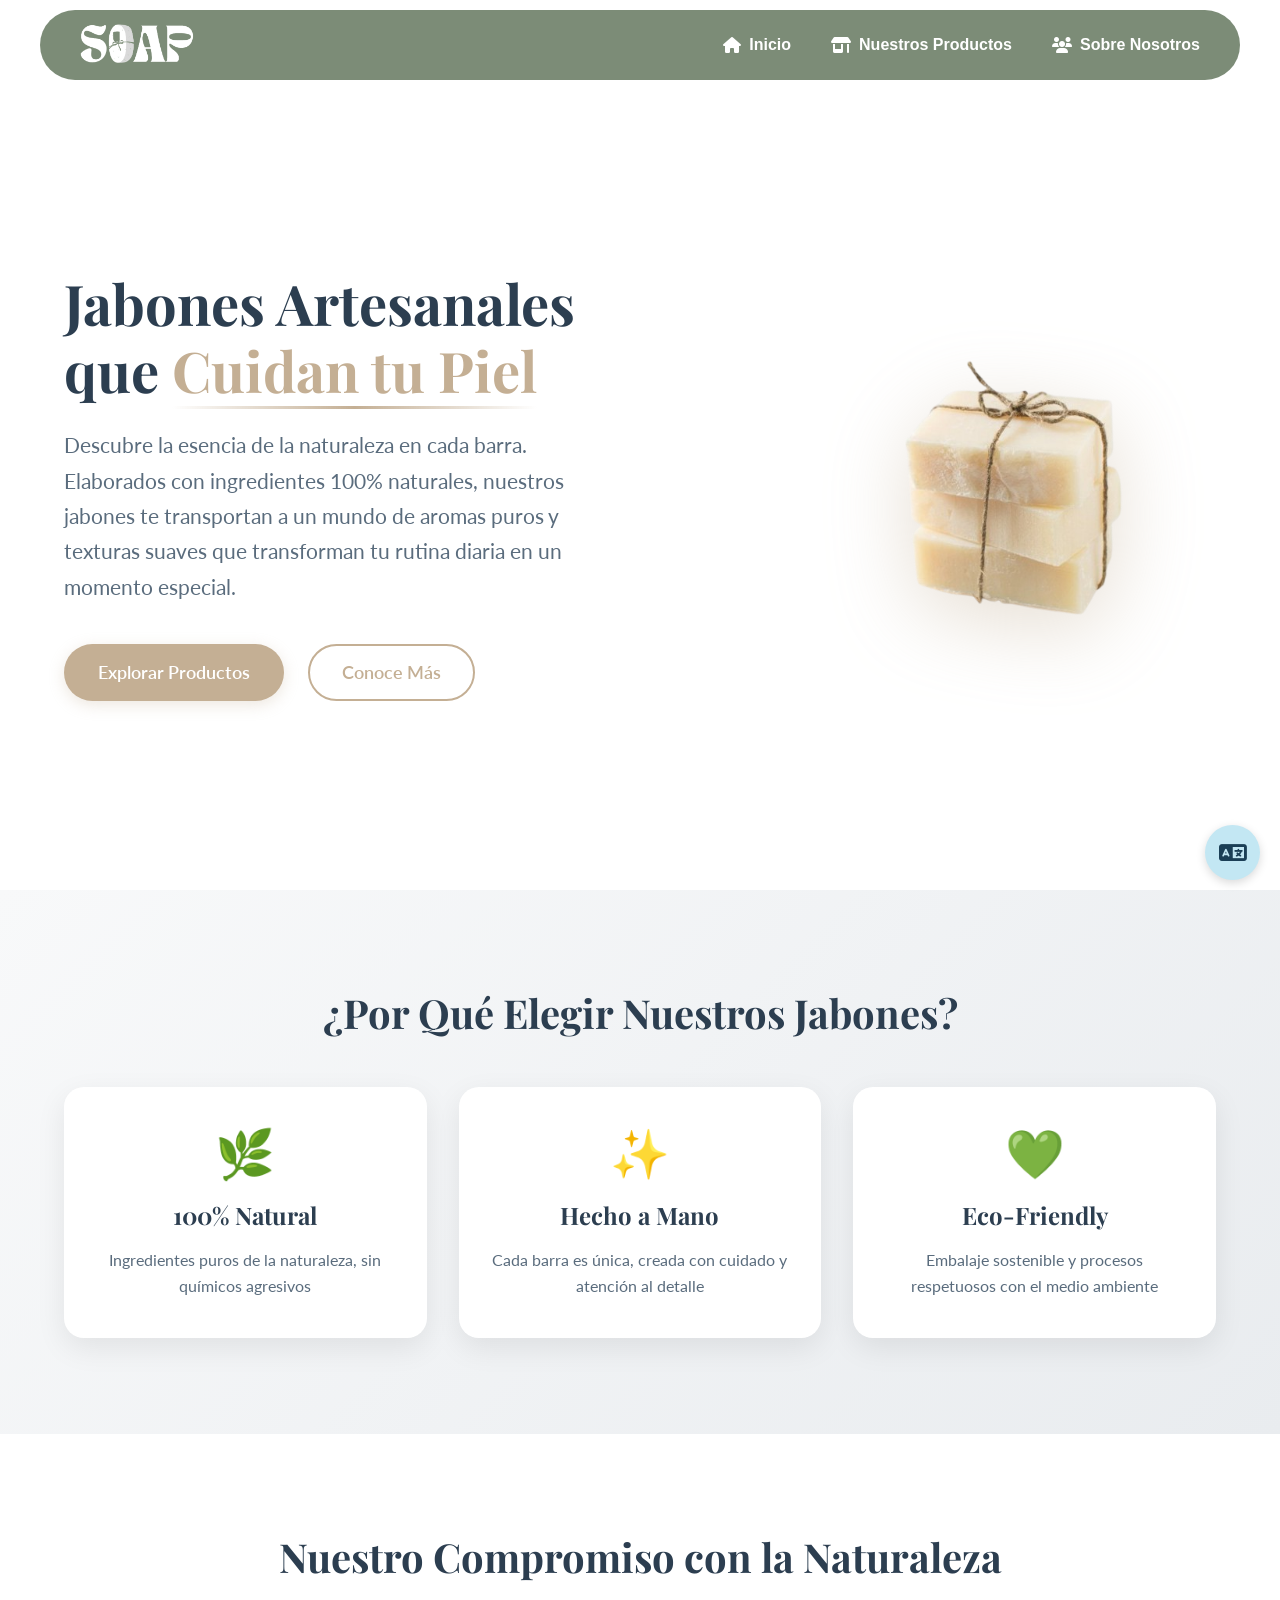
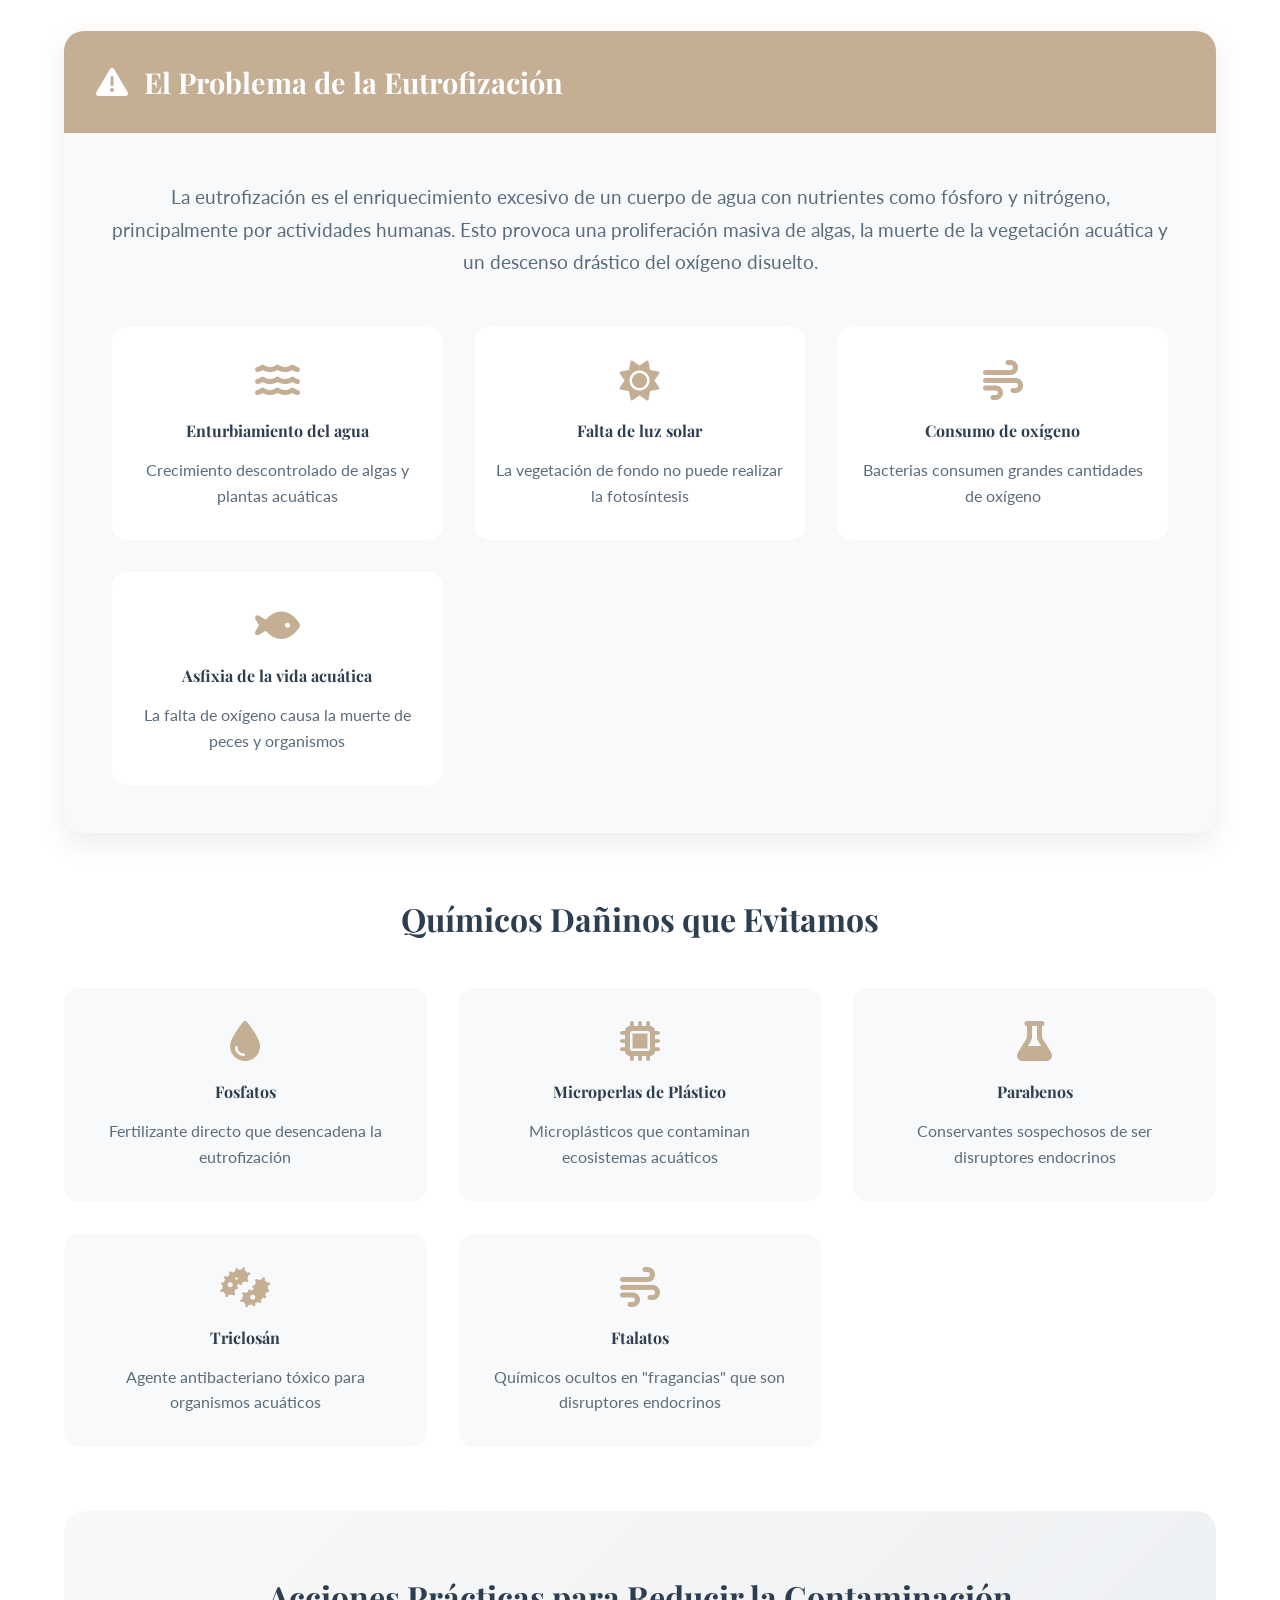
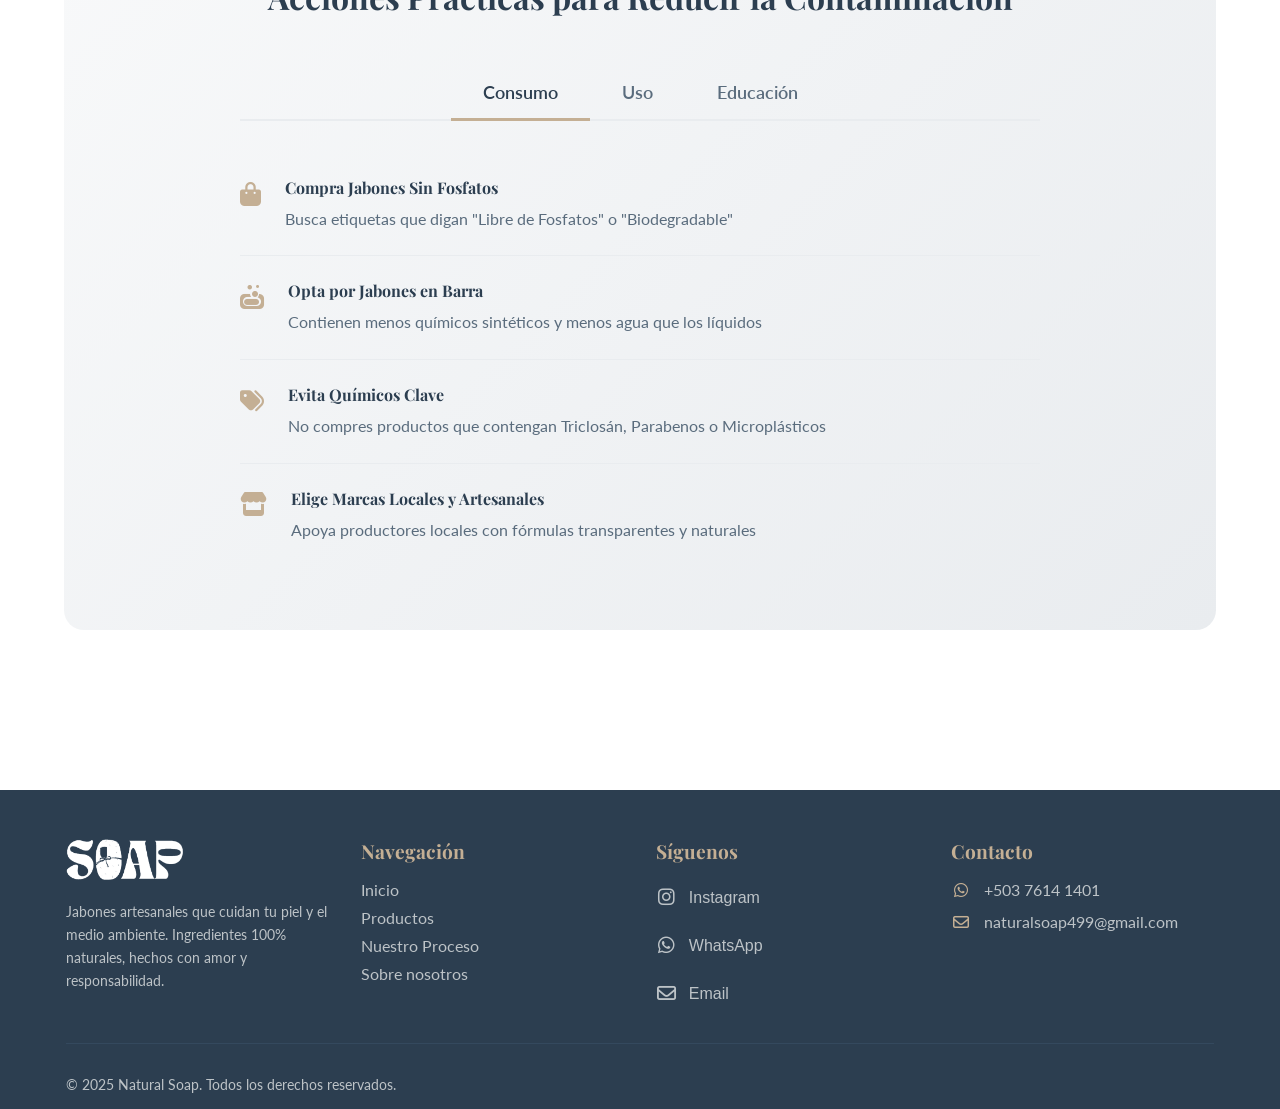
<file: index.html>
<!DOCTYPE html>
<html lang="es">
<head>
  <meta charset="UTF-8">
  <meta name="viewport" content="width=device-width, initial-scale=1.0">
  <title>Natural Soap - Inicio</title>
    <!-- Google Fonts -->
  <link rel="preconnect" href="https://fonts.googleapis.com">
  <link rel="preconnect" href="https://fonts.gstatic.com" crossorigin>
  <link href="https://fonts.googleapis.com/css2?family=Lato:ital,wght@0,400;0,700;1,400&family=Playfair+Display:wght@700&display=swap" rel="stylesheet">
  <!-- Styles -->
  <link rel="stylesheet" href="assets/css/global.css">
  <link rel="stylesheet" href="https://cdnjs.cloudflare.com/ajax/libs/font-awesome/6.5.0/css/all.min.css">
  <link rel="stylesheet" href="assets/css/pages/index.css">
  <!-- Favicon -->
  <link rel="icon" href="img-sources/Soap-logo.png">
</head>
<body>
  <header id="main-header">
    <div class="logo">
      <img src="img-sources/soap_fixed_transparent@2x.png" alt="Logo Soap">
    </div>

    <!-- Botón menú hamburguesa redondo - AHORA AL FINAL -->
    <div class="menu-toggle">
      <i class="fa-solid fa-bars"></i>
    </div>

    <nav>
      <ul>
        <li><a href="index.html"><i class="fa-solid fa-house"></i> <span data-translate="header_home">Inicio</span></a></li>
        <li><a href="productos.html"><i class="fa-solid fa-shop"></i> <span data-translate="header_products">Nuestros Productos</span></a></li>
        <li><a href="sobre-nosotros.html"><i class="fa-solid fa-users"></i> <span data-translate="header_about">Sobre Nosotros</span></a></li>
      </ul>
    </nav>
  </header>

  <!-- Burbuja de idioma -->
<div id="lang-bubble" class="lang-bubble">
  <i class="fa-solid fa-language"></i>
  <div class="lang-options">
    <button data-lang="es">🇪🇸 Español</button>
    <button data-lang="en">🇬🇧 English</button>
    <button id="secret-page">🌱 Aprender</button>
  </div>
</div>
<main>

<main class="homepage">
  <section class="hero-section">
    <div class="hero-content">
      <h1 class="hero-title" data-translate="hero_title">Jabones Artesanales que <span class="highlight">Cuidan tu Piel</span></h1>
      <p class="hero-description" data-translate="hero_description">Descubre la esencia de la naturaleza en cada barra. Elaborados con ingredientes 100% naturales, nuestros jabones te transportan a un mundo de aromas puros y texturas suaves que transforman tu rutina diaria en un momento especial.</p>
      <div class="hero-buttons">
        <a href="productos.html" class="btn primary" data-translate="hero_button_primary">Explorar Productos</a>
        <a href="#beneficios" class="btn secondary" data-translate="hero_button_secondary">Conoce Más</a>
      </div>
    </div>
    <div class="hero-image">
      <img src="img-sources/jabon-arroz.png" alt="Jabón artesanal con forma de flor" class="soap-image">
      <div class="glow-effect"></div>
    </div>
  </section>

  <section id="beneficios" class="benefits-section">
    <div class="container">
      <h2 data-translate="benefits_title">¿Por Qué Elegir Nuestros Jabones?</h2>
      <div class="benefits-grid">
        <div class="benefit-card">
          <div class="benefit-icon">🌿</div>
          <h3 data-translate="benefit_natural_title">100% Natural</h3>
          <p data-translate="benefit_natural_description">Ingredientes puros de la naturaleza, sin químicos agresivos</p>
        </div>
        <div class="benefit-card">
          <div class="benefit-icon">✨</div>
          <h3 data-translate="benefit_handmade_title">Hecho a Mano</h3>
          <p data-translate="benefit_handmade_description">Cada barra es única, creada con cuidado y atención al detalle</p>
        </div>
        <div class="benefit-card">
          <div class="benefit-icon">💚</div>
          <h3 data-translate="benefit_eco_title">Eco-Friendly</h3>
          <p data-translate="benefit_eco_description">Embalaje sostenible y procesos respetuosos con el medio ambiente</p>
        </div>
      </div>
    </div>
  </section>
</main>

<!-- Sección de Proceso y Sustentabilidad -->
<section id="proceso" class="process-section">
  <div class="container">
    <h2 class="section-title" data-translate="process_title">Nuestro Compromiso con la Naturaleza</h2>
    
    <!-- Proceso de Eutrofización -->
    <div class="process-card">
      <div class="process-header">
        <i class="fas fa-exclamation-triangle"></i>
        <h3 data-translate="eutrophication_title">El Problema de la Eutrofización</h3>
      </div>
      <div class="process-content">
        <p class="process-description" data-translate="eutrophication_description">
          La eutrofización es el enriquecimiento excesivo de un cuerpo de agua con nutrientes como fósforo y nitrógeno, principalmente por actividades humanas. Esto provoca una proliferación masiva de algas, la muerte de la vegetación acuática y un descenso drástico del oxígeno disuelto.
        </p>
        
        <div class="process-steps">
          <div class="step">
            <div class="step-icon"><i class="fas fa-water"></i></div>
            <h4 data-translate="step_water_title">Enturbiamiento del agua</h4>
            <p data-translate="step_water_description">Crecimiento descontrolado de algas y plantas acuáticas</p>
          </div>
          
          <div class="step">
            <div class="step-icon"><i class="fas fa-sun"></i></div>
            <h4 data-translate="step_sunlight_title">Falta de luz solar</h4>
            <p data-translate="step_sunlight_description">La vegetación de fondo no puede realizar la fotosíntesis</p>
          </div>
          
          <div class="step">
            <div class="step-icon"><i class="fas fa-wind"></i></div>
            <h4 data-translate="step_oxygen_title">Consumo de oxígeno</h4>
            <p data-translate="step_oxygen_description">Bacterias consumen grandes cantidades de oxígeno</p>
          </div>
          
          <div class="step">
            <div class="step-icon"><i class="fas fa-fish"></i></div>
            <h4 data-translate="step_suffocation_title">Asfixia de la vida acuática</h4>
            <p data-translate="step_suffocation_description">La falta de oxígeno causa la muerte de peces y organismos</p>
          </div>
        </div>
      </div>
    </div>
    
    <!-- Químicos Dañinos -->
    <div class="chemicals-section">
      <h3 class="chemicals-title" data-translate="chemicals_title">Químicos Dañinos que Evitamos</h3>
      
      <div class="chemicals-grid">
        <div class="chemical-card">
          <div class="chemical-icon"><i class="fas fa-tint"></i></div>
          <h4 data-translate="chemical_phosphates_title">Fosfatos</h4>
          <p data-translate="chemical_phosphates_description">Fertilizante directo que desencadena la eutrofización</p>
        </div>
        
        <div class="chemical-card">
          <div class="chemical-icon"><i class="fas fa-microchip"></i></div>
          <h4 data-translate="chemical_microplastics_title">Microperlas de Plástico</h4>
          <p data-translate="chemical_microplastics_description">Microplásticos que contaminan ecosistemas acuáticos</p>
        </div>
        
        <div class="chemical-card">
          <div class="chemical-icon"><i class="fas fa-flask"></i></div>
          <h4 data-translate="chemical_parabens_title">Parabenos</h4>
          <p data-translate="chemical_parabens_description">Conservantes sospechosos de ser disruptores endocrinos</p>
        </div>
        
        <div class="chemical-card">
          <div class="chemical-icon"><i class="fas fa-bacteria"></i></div>
          <h4 data-translate="chemical_triclosan_title">Triclosán</h4>
          <p data-translate="chemical_triclosan_description">Agente antibacteriano tóxico para organismos acuáticos</p>
        </div>
        
        <div class="chemical-card">
          <div class="chemical-icon"><i class="fas fa-wind"></i></div>
          <h4 data-translate="chemical_phthalates_title">Ftalatos</h4>
          <p data-translate="chemical_phthalates_description">Químicos ocultos en "fragancias" que son disruptores endocrinos</p>
        </div>
        
        <div class="chemical-card">
          <div class="chemical-icon"><i class="fas fa-allergies"></i></div>
          <h4 data-translate="chemical_sls_title">Lauril Sulfato de Sodio (SLS)</h4>
          <p data-translate="chemical_sls_description">Surfactante que produce espuma pero es fuerte irritante</p>
        </div>
      </div>
    </div>
    
    <!-- Acciones Prácticas -->
    <div class="actions-section">
      <h3 class="actions-title" data-translate="actions_title">Acciones Prácticas para Reducir la Contaminación</h3>
      
      <div class="actions-tabs">
        <div class="tab-buttons">
          <button class="tab-btn active" data-tab="consumo" data-translate="tab_consumption">Consumo</button>
          <button class="tab-btn" data-tab="uso" data-translate="tab_usage">Uso</button>
          <button class="tab-btn" data-tab="educacion" data-translate="tab_education">Educación</button>
        </div>
        
        <div class="tab-content">
          <div class="tab-panel active" id="consumo">
            <div class="action-item">
              <i class="fas fa-shopping-bag"></i>
              <div>
                <h4 data-translate="action_phosphate_free_title">Compra Jabones Sin Fosfatos</h4>
                <p data-translate="action_phosphate_free_description">Busca etiquetas que digan "Libre de Fosfatos" o "Biodegradable"</p>
              </div>
            </div>
            
            <div class="action-item">
              <i class="fas fa-soap"></i>
              <div>
                <h4 data-translate="action_bar_soap_title">Opta por Jabones en Barra</h4>
                <p data-translate="action_bar_soap_description">Contienen menos químicos sintéticos y menos agua que los líquidos</p>
              </div>
            </div>
            
            <div class="action-item">
              <i class="fas fa-tags"></i>
              <div>
                <h4 data-translate="action_avoid_chemicals_title">Evita Químicos Clave</h4>
                <p data-translate="action_avoid_chemicals_description">No compres productos que contengan Triclosán, Parabenos o Microplásticos</p>
              </div>
            </div>
            
            <div class="action-item">
              <i class="fas fa-store"></i>
              <div>
                <h4 data-translate="action_local_brands_title">Elige Marcas Locales y Artesanales</h4>
                <p data-translate="action_local_brands_description">Apoya productores locales con fórmulas transparentes y naturales</p>
              </div>
            </div>
          </div>
          
          <div class="tab-panel" id="uso">
            <div class="action-item">
              <i class="fas fa-hand-holding-water"></i>
              <div>
                <h4 data-translate="action_minimal_use_title">Usa Solo lo Necesario</h4>
                <p data-translate="action_minimal_use_description">Reduce la cantidad de jabón al mínimo necesario para limpiar</p>
              </div>
            </div>
            
            <div class="action-item">
              <i class="fas fa-recycle"></i>
              <div>
                <h4 data-translate="action_multipurpose_title">Productos Multiusos</h4>
                <p data-translate="action_multipurpose_description">Usa el mismo jabón natural para cuerpo y manos</p>
              </div>
            </div>
            
            <div class="action-item">
              <i class="fas fa-tree"></i>
              <div>
                <h4 data-translate="action_avoid_natural_water_title">Evita Usar Jabón en Cuerpos de Agua Naturales</h4>
                <p data-translate="action_avoid_natural_water_description">Nunca laves directamente en ríos o lagos cuando estés al aire libre</p>
              </div>
            </div>
          </div>
          
          <div class="tab-panel" id="educacion">
            <div class="action-item">
              <i class="fas fa-qrcode"></i>
              <div>
                <h4 data-translate="action_qr_code_title">Comparte el Código QR</h4>
                <p data-translate="action_qr_code_description">Educa a otros sobre la eutrofización y la importancia de cambiar de jabón</p>
              </div>
            </div>
            
            <div class="action-item">
              <i class="fas fa-search"></i>
              <div>
                <h4 data-translate="action_check_labels_title">Revisa las Etiquetas de Otros Productos</h4>
                <p data-translate="action_check_labels_description">Aplica lo aprendido sobre fosfatos y parabenos a detergentes y productos de limpieza</p>
              </div>
            </div>
            
            <div class="action-item">
              <i class="fas fa-comments"></i>
              <div>
                <h4 data-translate="action_request_eco_title">Solicita Opciones Ecológicas</h4>
                <p data-translate="action_request_eco_description">Pide a supermercados y tiendas que aumenten su inventario de productos libres de fosfatos</p>
              </div>
            </div>
          </div>
        </div>
      </div>
    </div>
  </div>
</section>


<footer class="main-footer">
  <div class="container">
    <div class="footer-content">
      <!-- Columna 1: Logo y descripción -->
      <div class="footer-column">
        <img src="img-sources/soap_fixed_transparent@2x.png" alt="Natural Soap" class="footer-logo">
        <p class="footer-description" data-translate="footer_description">
          Jabones artesanales que cuidan tu piel y el medio ambiente. 
          Ingredientes 100% naturales, hechos con amor y responsabilidad.
        </p>
      </div>

      <!-- Columna 2: Enlaces rápidos -->
      <div class="footer-column">
        <h4 data-translate="footer_navigation">Navegación</h4>
        <ul class="footer-links">
          <li><a href="index.html" data-translate="footer_links_home">Inicio</a></li>
          <li><a href="productos.html" data-translate="footer_links_products">Productos</a></li>
          <li><a href="index.html#proceso" data-translate="footer_links_process">Nuestro Proceso</a></li>
          <li><a href="sobre-nosotros.html" data-translate="footer_links_about">Sobre nosotros</a></li>
        </ul>
      </div>

      <!-- Columna 3: Redes sociales -->
      <div class="footer-column">
        <h4 data-translate="footer_follow">Síguenos</h4>
        <div class="social-links">
          <a href="https://www.instagram.com/natura_soap_2025/" target="_blank" class="social-link">
            <i class="fab fa-instagram"></i>
            <span data-translate="footer_instagram">Instagram</span>
          </a>
          <a href="https://wa.me/50376141401" target="_blank" class="social-link">
            <i class="fab fa-whatsapp"></i>
            <span data-translate="footer_whatsapp">WhatsApp</span>
          </a>
          <a href="mailto:naturalsoap499@gmail.com" class="social-link">
            <i class="far fa-envelope"></i>
            <span data-translate="footer_email">Email</span>
          </a>
        </div>
      </div>

      <!-- Columna 4: Contacto -->
      <div class="footer-column">
        <h4 data-translate="footer_contact">Contacto</h4>
        <div class="contact-info">
          <p><i class="fab fa-whatsapp"></i> <span data-translate="footer_phone">+503 7614 1401</span></p>
          <p><i class="far fa-envelope"></i> naturalsoap499@gmail.com</p>
        </div>
      </div>
    </div>

    <!-- Línea divisoria -->
    <div class="footer-divider"></div>

    <!-- Créditos discretos -->
    <div class="footer-bottom">
      <div class="copyright">
        <p data-translate="footer_copyright">&copy; 2025 Natural Soap. Todos los derechos reservados.</p>
      </div>
    </div>
  </div>
</footer>

</main>
  <script src="assets/js/translations.js"></script>
  <script src="assets/js/global.js"></script>
  <script src="assets/js/pages/index.js"></script>
</body>

</html>
</file>
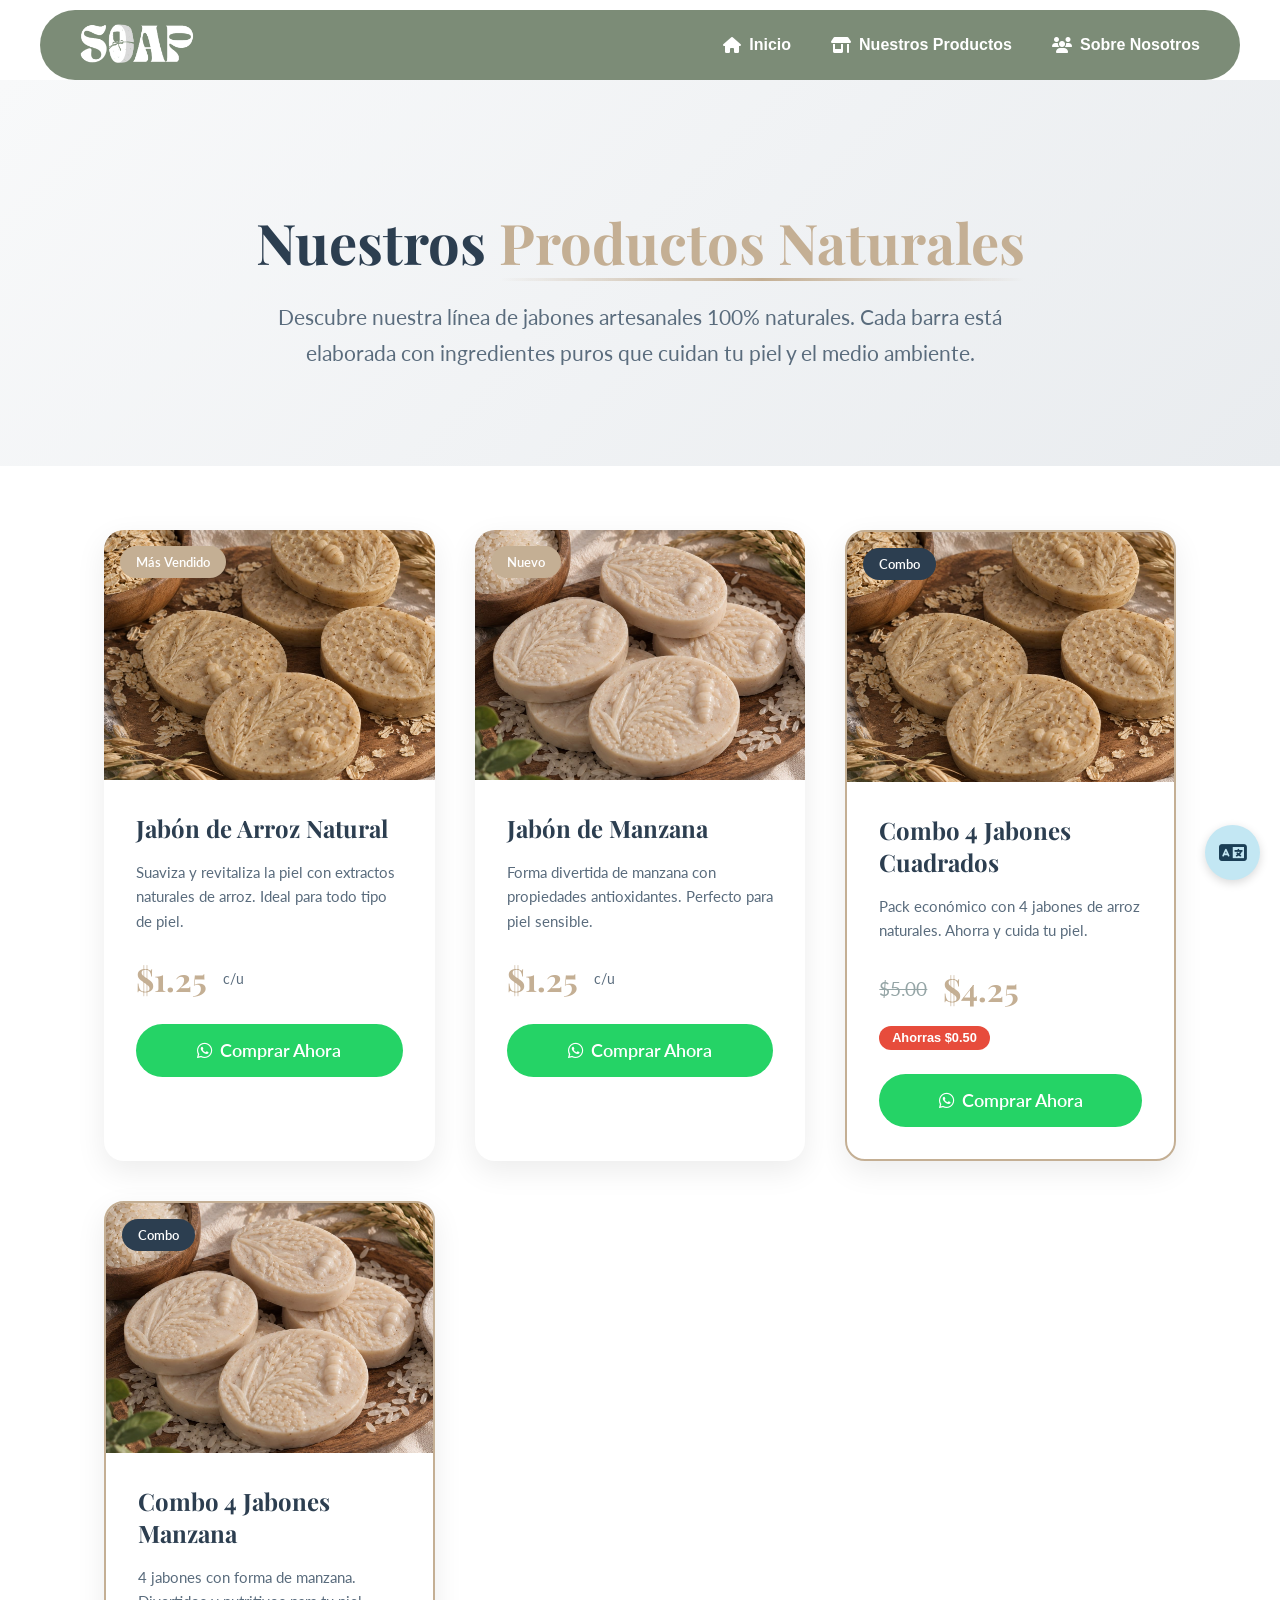
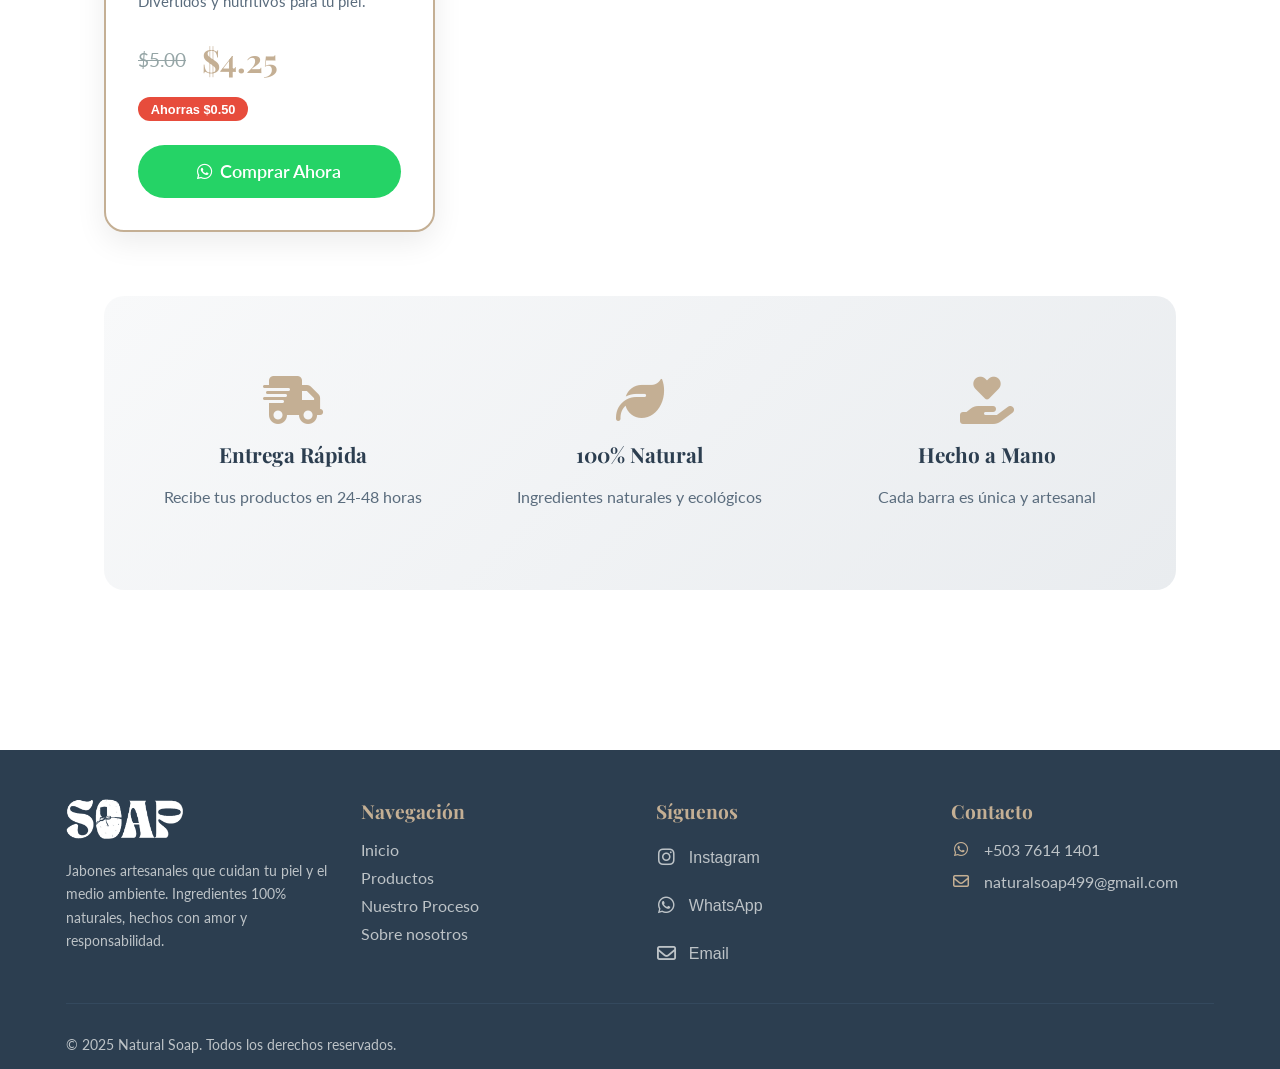
<file: productos.html>
<!DOCTYPE html>
<html lang="es">
<head>
  <meta charset="UTF-8">
  <meta name="viewport" content="width=device-width, initial-scale=1.0">
  <title>Natural Soap - Productos</title>
    <!-- Google Fonts -->
  <link rel="preconnect" href="https://fonts.googleapis.com">
  <link rel="preconnect" href="https://fonts.gstatic.com" crossorigin>
  <link href="https://fonts.googleapis.com/css2?family=Lato:ital,wght@0,400;0,700;1,400&family=Playfair+Display:wght@700&display=swap" rel="stylesheet">
  <!-- Styles -->
  <link rel="stylesheet" href="assets/css/global.css">
  <link rel="stylesheet" href="https://cdnjs.cloudflare.com/ajax/libs/font-awesome/6.5.0/css/all.min.css">
  <link rel="stylesheet" href="assets/css/pages/productos.css">
  <!-- Favicon -->
  <link rel="icon" href="img-sources/Soap-logo.png">
</head>
<body>
  <header id="main-header">
    <div class="logo">
      <img src="img-sources/soap_fixed_transparent@2x.png" alt="Logo Soap">
    </div>

    <!-- Botón menú hamburguesa redondo - AHORA AL FINAL -->
    <div class="menu-toggle">
      <i class="fa-solid fa-bars"></i>
    </div>

    <nav>
      <ul>
        <li><a href="index.html"><i class="fa-solid fa-house"></i> <span data-translate="header_home">Inicio</span></a></li>
        <li><a href="productos.html"><i class="fa-solid fa-shop"></i> <span data-translate="header_products">Nuestros Productos</span></a></li>
        <li><a href="sobre-nosotros.html"><i class="fa-solid fa-users"></i> <span data-translate="header_about">Sobre Nosotros</span></a></li>
      </ul>
    </nav>
  </header>

  <!-- Burbuja de idioma -->
<div id="lang-bubble" class="lang-bubble">
  <i class="fa-solid fa-language"></i>
  <div class="lang-options">
    <button data-lang="es">🇪🇸 Español</button>
    <button data-lang="en">🇬🇧 English</button>
    <button id="secret-page">🌱 Aprender</button>
  </div>
</div>
<main>


<!-- Hero Section -->
<section class="products-hero">
  <div class="container">
    <div class="hero-content">
      <h1 class="hero-title" data-translate="products_hero_title">Nuestros <span class="highlight">Productos Naturales</span></h1>
      <p class="hero-description" data-translate="products_hero_description">
        Descubre nuestra línea de jabones artesanales 100% naturales. 
        Cada barra está elaborada con ingredientes puros que cuidan tu piel y el medio ambiente.
      </p>
    </div>
  </div>
</section>

<!-- Products Section -->
<section class="products-section">
  <div class="container">
    <div class="products-grid">
      <!-- Jabón de Arroz Individual -->
      <div class="product-card">
        <div class="product-image">
          <img src="img-sources/soapimage1.jpg" alt="Jabón de Arroz" class="product-img">
          <div class="product-badge">Más Vendido</div>
        </div>
        <div class="product-info">
          <h3 class="product-name" data-translate="product_rice_title">Jabón de Arroz Natural</h3>
          <p class="product-description" data-translate="product_rice_description">
            Suaviza y revitaliza la piel con extractos naturales de arroz. Ideal para todo tipo de piel.
          </p>
          <div class="product-price">
            <span class="price">$1.25</span>
            <span class="unit" data-translate="product_unit">c/u</span>
          </div>
          <button class="btn primary buy-btn" data-product="Jabón de Arroz Individual - $1.25">
            <i class="fab fa-whatsapp"></i>
            <span data-translate="product_buy_button">Comprar Ahora</span>
          </button>
        </div>
      </div>

      <!-- Jabón de Manzana Individual -->
      <div class="product-card">
        <div class="product-image">
          <img src="img-sources/soapimage2.jpg" alt="Jabón de Manzana" class="product-img">
          <div class="product-badge">Nuevo</div>
        </div>
        <div class="product-info">
          <h3 class="product-name" data-translate="product_apple_title">Jabón de Manzana</h3>
          <p class="product-description" data-translate="product_apple_description">
            Forma divertida de manzana con propiedades antioxidantes. Perfecto para piel sensible.
          </p>
          <div class="product-price">
            <span class="price">$1.25</span>
            <span class="unit" data-translate="product_unit">c/u</span>
          </div>
          <button class="btn primary buy-btn" data-product="Jabón de Manzana Individual - $1.25">
            <i class="fab fa-whatsapp"></i>
            <span data-translate="product_buy_button">Comprar Ahora</span>
          </button>
        </div>
      </div>

      <!-- Combo 4 Jabones Cuadrados -->
      <div class="product-card combo-card">
        <div class="product-image">
          <img src="img-sources/soapimage1.jpg" alt="Combo 4 Jabones Cuadrados" class="product-img">
          <div class="product-badge combo-badge" data-translate="product_combo">Combo</div>
        </div>
        <div class="product-info">
          <h3 class="product-name" data-translate="product_combo_square_title">Combo 4 Jabones Cuadrados</h3>
          <p class="product-description" data-translate="product_combo_square_description">
            Pack económico con 4 jabones de arroz naturales. Ahorra y cuida tu piel.
          </p>
          <div class="product-price">
            <span class="old-price">$5.00</span>
            <span class="price">$4.25</span>
            <span class="save-badge" data-translate="product_save">Ahorras $0.75</span>
          </div>
          <button class="btn primary buy-btn" data-product="Combo 4 Jabones Cuadrados - $4.25">
            <i class="fab fa-whatsapp"></i>
            <span data-translate="product_buy_button">Comprar Ahora</span>
          </button>
        </div>
      </div>

      <!-- Combo 4 Jabones Manzana -->
      <div class="product-card combo-card">
        <div class="product-image">
          <img src="img-sources/soapimage2.jpg" alt="Combo 4 Jabones Manzana" class="product-img">
          <div class="product-badge combo-badge" data-translate="product_combo">Combo</div>
        </div>
        <div class="product-info">
          <h3 class="product-name" data-translate="product_combo_apple_title">Combo 4 Jabones Manzana</h3>
          <p class="product-description" data-translate="product_combo_apple_description">
            4 jabones con forma de manzana. Divertidos y nutritivos para tu piel.
          </p>
          <div class="product-price">
            <span class="old-price">$5.00</span>
            <span class="price">$4.25</span>
            <span class="save-badge" data-translate="product_save">Ahorras $0.75</span>
          </div>
          <button class="btn primary buy-btn" data-product="Combo 4 Jabones Manzana - $4.25">
            <i class="fab fa-whatsapp"></i>
            <span data-translate="product_buy_button">Comprar Ahora</span>
          </button>
        </div>
      </div>
    </div>

    <!-- Benefits Section -->
    <div class="products-benefits">
      <div class="benefits-grid">
        <div class="benefit-item">
          <i class="fas fa-shipping-fast"></i>
          <h4 data-translate="benefit_delivery_title">Entrega Rápida</h4>
          <p data-translate="benefit_delivery_description">Recibe tus productos en 24-48 horas</p>
        </div>
        <div class="benefit-item">
          <i class="fas fa-leaf"></i>
          <h4 data-translate="benefit_eco_title2">100% Natural</h4>
          <p data-translate="benefit_eco_description2">Ingredientes naturales y ecológicos</p>
        </div>
        <div class="benefit-item">
          <i class="fas fa-hand-holding-heart"></i>
          <h4 data-translate="benefit_handmade_title2">Hecho a Mano</h4>
          <p data-translate="benefit_handmade_description2">Cada barra es única y artesanal</p>
        </div>
      </div>
    </div>
  </div>
</section>


<footer class="main-footer">
  <div class="container">
    <div class="footer-content">
      <!-- Columna 1: Logo y descripción -->
      <div class="footer-column">
        <img src="img-sources/soap_fixed_transparent@2x.png" alt="Natural Soap" class="footer-logo">
        <p class="footer-description" data-translate="footer_description">
          Jabones artesanales que cuidan tu piel y el medio ambiente. 
          Ingredientes 100% naturales, hechos con amor y responsabilidad.
        </p>
      </div>

      <!-- Columna 2: Enlaces rápidos -->
      <div class="footer-column">
        <h4 data-translate="footer_navigation">Navegación</h4>
        <ul class="footer-links">
          <li><a href="index.html" data-translate="footer_links_home">Inicio</a></li>
          <li><a href="productos.html" data-translate="footer_links_products">Productos</a></li>
          <li><a href="index.html#proceso" data-translate="footer_links_process">Nuestro Proceso</a></li>
          <li><a href="sobre-nosotros.html" data-translate="footer_links_about">Sobre nosotros</a></li>
        </ul>
      </div>

      <!-- Columna 3: Redes sociales -->
      <div class="footer-column">
        <h4 data-translate="footer_follow">Síguenos</h4>
        <div class="social-links">
          <a href="https://www.instagram.com/natura_soap_2025/" target="_blank" class="social-link">
            <i class="fab fa-instagram"></i>
            <span data-translate="footer_instagram">Instagram</span>
          </a>
          <a href="https://wa.me/50376141401" target="_blank" class="social-link">
            <i class="fab fa-whatsapp"></i>
            <span data-translate="footer_whatsapp">WhatsApp</span>
          </a>
          <a href="mailto:naturalsoap499@gmail.com" class="social-link">
            <i class="far fa-envelope"></i>
            <span data-translate="footer_email">Email</span>
          </a>
        </div>
      </div>

      <!-- Columna 4: Contacto -->
      <div class="footer-column">
        <h4 data-translate="footer_contact">Contacto</h4>
        <div class="contact-info">
          <p><i class="fab fa-whatsapp"></i> <span data-translate="footer_phone">+503 7614 1401</span></p>
          <p><i class="far fa-envelope"></i> naturalsoap499@gmail.com</p>
        </div>
      </div>
    </div>

    <!-- Línea divisoria -->
    <div class="footer-divider"></div>

    <!-- Créditos discretos -->
    <div class="footer-bottom">
      <div class="copyright">
        <p data-translate="footer_copyright">&copy; 2025 Natural Soap. Todos los derechos reservados.</p>
      </div>
    </div>
  </div>
</footer>

</main>
  <script src="assets/js/translations.js"></script>
  <script src="assets/js/global.js"></script>
  <script src="assets/js/pages/productos.js"></script>
</body>

</html>
</file>
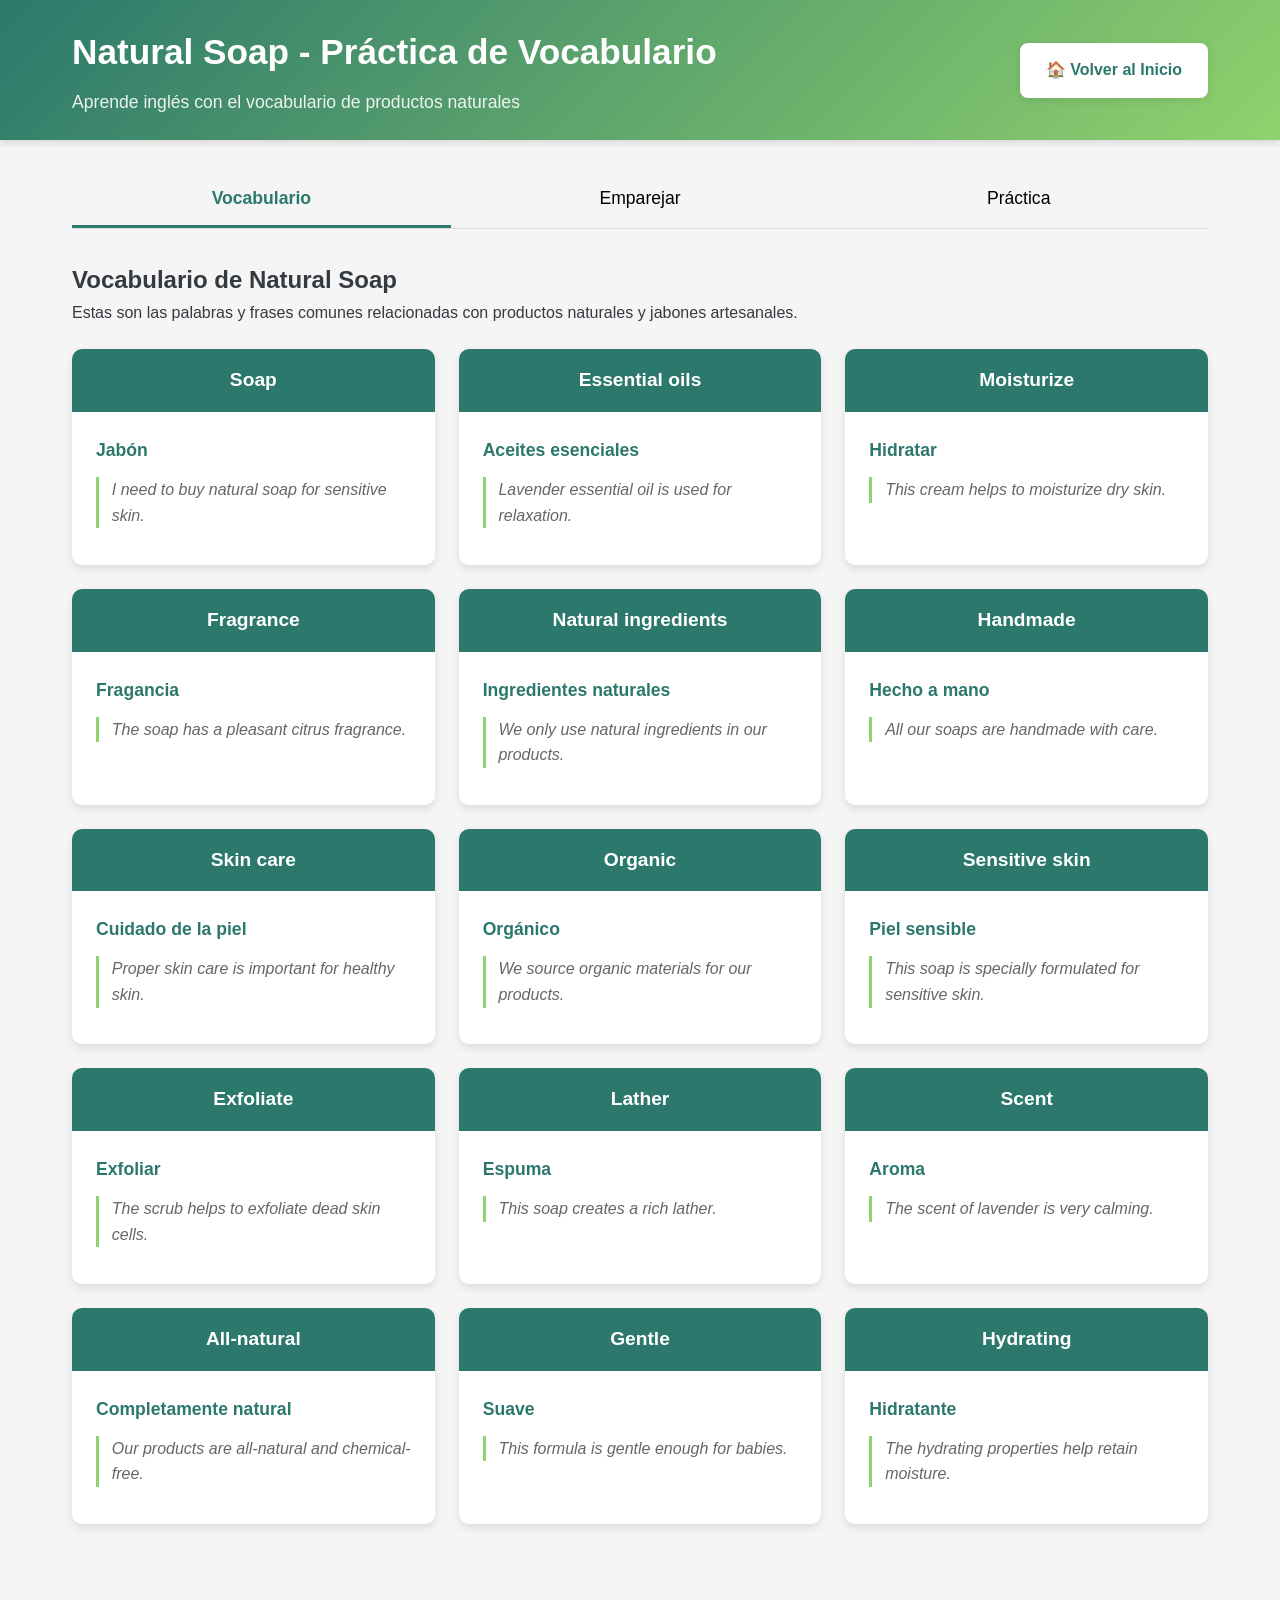
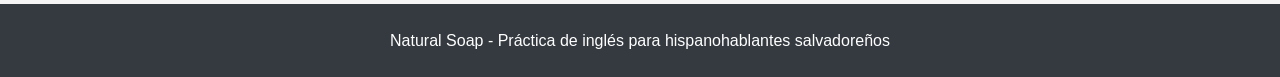
<file: secret-es.html>
<!DOCTYPE html>
<html lang="es">
<head>
    <meta charset="UTF-8">
    <meta name="viewport" content="width=device-width, initial-scale=1.0">
    <title>Práctica de Vocabulario - Natural Soap</title>
    <link rel="stylesheet" href="assets/css/pages/secret-es.css">
</head>
<body>
    <header>
        <div class="header-container">
            <div class="header-text">
                <h1>Natural Soap - Práctica de Vocabulario</h1>
                <p class="subtitle">Aprende inglés con el vocabulario de productos naturales</p>
            </div>
            <a href="index.html" class="back-home-btn">
                🏠 Volver al Inicio
            </a>
        </div>
    </header>
    
    <div class="container">
        <div class="nav-tabs">
            <button class="tab-btn active" data-tab="vocabulary">Vocabulario</button>
            <button class="tab-btn" data-tab="matching">Emparejar</button>
            <button class="tab-btn" data-tab="practice">Práctica</button>
        </div>
        
        <div id="vocabulary" class="tab-content active">
            <h2>Vocabulario de Natural Soap</h2>
            <p>Estas son las palabras y frases comunes relacionadas con productos naturales y jabones artesanales.</p>
            
            <div class="vocabulary-grid" id="vocab-list">
                <!-- Las tarjetas de vocabulario se generarán con JavaScript -->
            </div>
        </div>
        
        <div id="matching" class="tab-content">
            <h2>Juego de Emparejamiento</h2>
            <div class="match-game">
                <p class="game-instructions">Haz clic en una palabra y luego en su definición correcta para emparejarlas.</p>
                <div class="score-display">Pares encontrados: <span id="matches-count">0</span> / <span id="total-pairs">10</span></div>
                <div class="progress-bar">
                    <div class="progress" id="match-progress"></div>
                </div>
                <div class="match-container">
                    <div class="words-column" id="words-column">
                        <!-- Las palabras se generarán con JavaScript -->
                    </div>
                    <div class="definitions-column" id="definitions-column">
                        <!-- Las definiciones se generarán con JavaScript -->
                    </div>
                </div>
                <div style="text-align: center; margin-top: 1.5rem;">
                    <button id="reset-match" class="btn btn-accent">Reiniciar Juego</button>
                </div>
            </div>
        </div>
        
        <div id="practice" class="tab-content">
            <h2>Práctica de Traducción</h2>
            <div class="practice-container">
                <div class="score-display">Puntuación: <span id="score">0</span></div>
                <div class="progress-bar">
                    <div class="progress" id="practice-progress"></div>
                </div>
                <div class="practice-card">
                    <div class="practice-word" id="practice-word">Palabra</div>
                    <p class="practice-hint" id="practice-hint">Pista aparecerá aquí</p>
                    <input type="text" class="practice-input" id="practice-input" placeholder="Escribe la traducción...">
                    <button id="check-answer" class="btn btn-primary">Verificar</button>
                    <div class="result-message" id="result-message"></div>
                </div>
                <div>
                    <button id="next-word" class="btn btn-secondary">Siguiente Palabra</button>
                    <button id="reset-practice" class="btn btn-accent">Reiniciar Práctica</button>
                </div>
            </div>
        </div>
    </div>
    
    <footer>
        <p>Natural Soap - Práctica de inglés para hispanohablantes salvadoreños</p>
    </footer>

    <script src="assets/js/pages/secret-es.js"></script>
</body>
</html>
</file>
<file: assets/css/global.css>
/* Reset */
* {
  margin: 0;
  padding: 0;
  box-sizing: border-box;
}

body {
  font-family: Arial, sans-serif;
  padding-top: 80px;
}

/* Header */
#main-header {
  position: fixed;
  top: 0;
  left: 50%;
  transform: translateX(-50%);
  width: 95%;
  max-width: 1200px;
  margin: 10px auto;
  background-color: #7C8C77;
  border-radius: 50px;
  display: flex;
  align-items: center;
  justify-content: space-between;
  padding: 0.8rem 2.5rem;
  transition: all 0.3s ease;
  z-index: 1000;
}

#main-header.scrolled {
  background-color: rgba(124, 140, 119, 0.90);
  box-shadow: 0 2px 10px rgba(0,0,0,0.3);
}

.logo img {
  height: 40px;
}

/* Navegación desktop */
nav ul {
  display: flex;
  list-style: none;
  gap: 2.5rem;
}

nav a {
  text-decoration: none;
  color: #fff;
  font-weight: bold;
  display: flex;
  align-items: center;
  gap: 0.5rem;
  transition: color 0.3s ease;
  padding: 0.5rem 0;
}

nav a:hover {
  color: #c8e6c9;
}

/* Menú Hamburguesa Redondo - POSICIÓN CORREGIDA */
.menu-toggle {
  display: none;
  width: 45px;
  height: 45px;
  border-radius: 50%;
  background: rgba(255, 255, 255, 0.2);
  justify-content: center;
  align-items: center;
  cursor: pointer;
  transition: all 0.3s cubic-bezier(0.4, 0, 0.2, 1);
  color: white;
  font-weight: bold;
  font-size: 1.2rem;
  border: none;
  z-index: 1002;
  margin-left: auto; /* ESTA LÍNEA LO EMPUJA A LA DERECHA */
}

.menu-toggle:hover {
  background: rgba(255, 255, 255, 0.3);
  transform: scale(1.05);
}

.menu-toggle.active {
  background: rgba(255, 255, 255, 0.25);
}

/* Overlay - EFECTO MEJORADO */
.overlay {
  position: fixed;
  top: 0;
  left: 0;
  width: 100%;
  height: 100%;
  background: rgba(0,0,0,0.7); /* MÁS OSCURO PARA MEJOR FOCO */
  z-index: 998;
  display: none;
  opacity: 0;
  transition: opacity 0.4s ease;
  backdrop-filter: blur(2px); /* EFECTO DE DESENFOQUE MEJORADO */
}

.overlay.active {
  display: block;
  opacity: 1;
}

/* Responsive */
@media (max-width: 768px) {
  #main-header {
    padding: 0.8rem 1.5rem;
    width: 90%;
  }
  
  .menu-toggle {
    display: flex;
    position: relative;
    right: 0;
  }

  /* Ocultar navegación normal en móvil */
  nav ul {
    position: fixed;
    top: 0;
    right: -100%;
    width: 80%;
    max-width: 300px;
    height: 100vh;
    background-color: #7C8C77;
    flex-direction: column;
    justify-content: flex-start;
    align-items: center;
    padding-top: 100px;
    gap: 2rem;
    transition: all 0.4s cubic-bezier(0.4, 0, 0.2, 1);
    z-index: 1001;
    margin: 0;
    border-radius: 0;
    box-shadow: -5px 0 15px rgba(0,0,0,0.3);
  }

  nav ul.active {
    right: 0;
  }

  /* Efecto scrolled para el menú móvil */
  #main-header.scrolled nav ul {
    background-color: rgba(124, 140, 119, 0.88);
  }

  nav a {
    font-size: 1.1rem;
    padding: 0.8rem 1.5rem;
    border-radius: 25px;
    transition: all 0.3s ease;
    width: 100%;
    text-align: center;
    justify-content: center;
  }

  nav a:hover {
    background: rgba(255, 255, 255, 0.1);
    color: #c8e6c9;
  }

  /* Asegurar que el botón hamburguesa esté a la derecha */
  #main-header {
    justify-content: space-between;
  }
  
  .menu-toggle {
    order: 2; /* Fuerza al botón a estar al final */
  }
  
  .logo {
    order: 1; /* Logo al inicio */
  }
  
  nav {
    order: 3; /* Navegación al final (oculta en móvil) */
  }
}

/* Estilos adicionales para asegurar posición del botón */
@media (max-width: 768px) {
  #main-header {
    display: flex;
    justify-content: space-between;
    align-items: center;
  }
  
  .menu-toggle {
    margin-left: auto;
    flex-shrink: 0;
  }
}

/* Footer Styles */
.main-footer {
  background: #2c3e50;
  color: #ecf0f1;
  padding: 3rem 0 1rem;
  margin-top: 4rem;
}

.footer-content {
  display: grid;
  grid-template-columns: repeat(auto-fit, minmax(250px, 1fr));
  gap: 2rem;
  margin-bottom: 2rem;
}

.footer-column h4 {
  font-family: 'Playfair Display', serif;
  color: #C4AF94;
  margin-bottom: 1rem;
  font-size: 1.2rem;
}

.footer-logo {
  max-width: 120px;
  margin-bottom: 1rem;
  filter: brightness(0) invert(1);
}

.footer-description {
  font-family: 'Lato', sans-serif;
  line-height: 1.6;
  color: #bdc3c7;
  font-size: 0.9rem;
}

.footer-links {
  list-style: none;
  padding: 0;
}

.footer-links li {
  margin-bottom: 0.5rem;
}

.footer-links a {
  color: #bdc3c7;
  text-decoration: none;
  transition: color 0.3s ease;
  font-family: 'Lato', sans-serif;
}

.footer-links a:hover {
  color: #C4AF94;
}

.social-links {
  display: flex;
  flex-direction: column;
  gap: 0.8rem;
}

.social-link {
  display: flex;
  align-items: center;
  gap: 0.8rem;
  color: #bdc3c7;
  text-decoration: none;
  transition: all 0.3s ease;
  padding: 0.5rem 0;
}

.social-link:hover {
  color: #C4AF94;
  transform: translateX(5px);
}

.social-link i {
  font-size: 1.2rem;
  width: 20px;
  text-align: center;
}

.contact-info p {
  display: flex;
  align-items: center;
  gap: 0.8rem;
  color: #bdc3c7;
  margin-bottom: 0.8rem;
  font-family: 'Lato', sans-serif;
}

.contact-info i {
  color: #C4AF94;
  width: 20px;
  text-align: center;
}

.footer-divider {
  border-top: 1px solid #34495e;
  margin: 2rem 0;
}

.footer-bottom {
  display: flex;
  justify-content: space-between;
  align-items: center;
  flex-wrap: wrap;
  gap: 1rem;
}

.footer-bottom p {
  margin: 0;
  color: #bdc3c7;
  font-family: 'Lato', sans-serif;
  font-size: 0.9rem;
}

.credit-link {
  color: #C4AF94;
  text-decoration: none;
  transition: color 0.3s ease;
}

.credit-link:hover {
  color: #ecf0f1;
  text-decoration: underline;
}

/* Responsive Design */
@media (max-width: 768px) {
  .footer-content {
    grid-template-columns: 1fr;
    text-align: center;
  }

  .social-links {
    align-items: center;
  }

  .contact-info p {
    justify-content: center;
  }

  .footer-bottom {
    flex-direction: column;
    text-align: center;
  }
}

@media (max-width: 480px) {
  .main-footer {
    padding: 2rem 0 1rem;
  }
  
  .footer-content {
    gap: 1.5rem;
  }
}


/* Estilo burbuja de idiomas*/

.lang-bubble {
  position: fixed;
  bottom: 20px;
  right: 20px;
  background: #c3e7f3; /* azul celeste pastel pálido */
  border-radius: 50%;
  width: 55px;
  height: 55px;
  display: flex;
  align-items: center;
  justify-content: center;
  box-shadow: 0 3px 10px rgba(0,0,0,0.15);
  cursor: pointer;
  z-index: 9999;
  font-size: 22px;
  color: #1b3f56;
  transition: all 0.3s ease;
}

.lang-bubble:hover {
  background: #b0def0;
}

.lang-options {
  position: absolute;
  bottom: 70px;
  right: 0;
  background: #ffffff;
  border-radius: 10px;
  box-shadow: 0 3px 10px rgba(0,0,0,0.15);
  display: none;
  flex-direction: column;
  padding: 5px;
}

.lang-options button {
  border: none;
  background: none;
  padding: 8px 12px;
  cursor: pointer;
  text-align: left;
  font-size: 14px;
  transition: background 0.2s;
}

.lang-options button:hover {
  background: #eef6f8;
}

.lang-bubble.active .lang-options {
  display: flex;
}


/* Asegurar que el footer tenga el mismo padding que las demás secciones */
.main-footer .container {
  max-width: 1200px;
  margin: 0 auto;
  padding: 0 2%;
}

/* Para pantallas muy pequeñas */
@media (max-width: 480px) {
  .main-footer .container {
    padding: 0 1rem;
  }
}
</file>
<file: assets/css/pages/index.css>
/* Homepage Styles */
.homepage {
  overflow-x: hidden;
}

/* Hero Section */
.hero-section {
  min-height: 90vh;
  display: flex;
  align-items: center;
  justify-content: space-between;
  padding: 2rem 5%;
  max-width: 1400px;
  margin: 0 auto;
  gap: 4rem;
}

.hero-content {
  flex: 1;
  max-width: 600px;
}

.hero-title {
  font-family: 'Playfair Display', serif;
  font-size: 3.5rem;
  font-weight: 700;
  line-height: 1.2;
  color: #2c3e50;
  margin-bottom: 1.5rem;
  opacity: 0;
  animation: fadeInUp 1s ease 0.2s forwards;
}

.highlight {
  color: #C4AF94;
  position: relative;
}

.highlight::after {
  content: '';
  position: absolute;
  bottom: -2px;
  left: 0;
  width: 100%;
  height: 3px;
  background: linear-gradient(90deg, transparent, #C4AF94, transparent);
  animation: pulseLine 2s ease-in-out infinite;
}

.hero-description {
  font-family: 'Lato', sans-serif;
  font-size: 1.3rem;
  line-height: 1.7;
  color: #5a6c7d;
  margin-bottom: 2.5rem;
  opacity: 0;
  animation: fadeInUp 1s ease 0.5s forwards;
}

.hero-buttons {
  display: flex;
  gap: 1.5rem;
  opacity: 0;
  animation: fadeInUp 1s ease 0.8s forwards;
}

.btn {
  padding: 1rem 2rem;
  border-radius: 50px;
  text-decoration: none;
  font-family: 'Lato', sans-serif;
  font-weight: 600;
  font-size: 1.1rem;
  transition: all 0.3s cubic-bezier(0.4, 0, 0.2, 1);
  display: inline-block;
  text-align: center;
  border: 2px solid transparent;
}

.btn.primary {
  background: #C4AF94;
  color: white;
  box-shadow: 0 4px 15px rgba(196, 175, 148, 0.3);
}

.btn.primary:hover {
  transform: translateY(-3px);
  box-shadow: 0 8px 25px rgba(196, 175, 148, 0.4);
  background: #b39b7a;
}

.btn.secondary {
  border: 2px solid #C4AF94;
  color: #C4AF94;
  background: transparent;
}

.btn.secondary:hover {
  background: #C4AF94;
  color: white;
  transform: translateY(-3px);
}

/* Hero Image */
.hero-image {
  flex: 1;
  display: flex;
  justify-content: center;
  align-items: center;
  position: relative;
  opacity: 0;
  animation: fadeIn 1s ease 1s forwards;
}

.soap-image {
  max-width: 500px;
  width: 100%;
  height: auto;
  filter: drop-shadow(0 20px 40px rgba(196, 175, 148, 0.4));
  transition: transform 0.3s ease;
}

.soap-image:hover {
  transform: scale(1.05);
}

/* Benefits Section */
.benefits-section {
  padding: 6rem 5%;
  background: linear-gradient(135deg, #f8f9fa 0%, #e9ecef 100%);
}

.container {
  max-width: 1200px;
  margin: 0 auto;
}

.benefits-section h2 {
  text-align: center;
  font-family: 'Playfair Display', serif;
  font-size: 2.5rem;
  color: #2c3e50;
  margin-bottom: 3rem;
}

.benefits-grid {
  display: grid;
  grid-template-columns: repeat(auto-fit, minmax(300px, 1fr));
  gap: 2rem;
}

.benefit-card {
  background: white;
  padding: 2.5rem 2rem;
  border-radius: 20px;
  text-align: center;
  box-shadow: 0 10px 30px rgba(0, 0, 0, 0.08);
  transition: all 0.3s ease;
  opacity: 0;
  transform: translateY(30px);
}

.benefit-card.visible {
  opacity: 1;
  transform: translateY(0);
}

.benefit-card:hover {
  transform: translateY(-10px);
  box-shadow: 0 20px 40px rgba(0, 0, 0, 0.15);
}

.benefit-icon {
  font-size: 3rem;
  margin-bottom: 1rem;
}

.benefit-card h3 {
  font-family: 'Playfair Display', serif;
  font-size: 1.5rem;
  color: #2c3e50;
  margin-bottom: 1rem;
}

.benefit-card p {
  font-family: 'Lato', sans-serif;
  color: #5a6c7d;
  line-height: 1.6;
}

/* Animations */
@keyframes fadeInUp {
  from {
    opacity: 0;
    transform: translateY(30px);
  }
  to {
    opacity: 1;
    transform: translateY(0);
  }
}

@keyframes fadeIn {
  from {
    opacity: 0;
  }
  to {
    opacity: 1;
  }
}

@keyframes pulseLine {
  0%, 100% {
    opacity: 0.5;
  }
  50% {
    opacity: 1;
  }
}

/* FIXED RESPONSIVE DESIGN - IMAGE POSITION */
@media (max-width: 768px) {
  .hero-section {
    flex-direction: column;
    text-align: center;
    padding: 2rem 1rem;
    gap: 3rem;
    min-height: auto;
  }

  .hero-content {
    max-width: 100%;
    width: 100%;
    order: 1; /* Content first */
  }

  .hero-title {
    font-size: 2rem;
    margin-bottom: 1rem;
    animation: fadeInUp 0.8s ease 0.2s forwards;
  }

  .hero-description {
    font-size: 1rem;
    margin-bottom: 2rem;
    animation: fadeInUp 0.8s ease 0.5s forwards;
  }

  .hero-buttons {
    flex-direction: row;
    justify-content: center;
    flex-wrap: wrap;
    gap: 1rem;
    animation: fadeInUp 0.8s ease 0.8s forwards;
  }

  .btn {
    padding: 0.8rem 1.5rem;
    font-size: 0.9rem;
    flex: 1;
    min-width: 140px;
    max-width: 200px;
  }

  .hero-image {
    order: 2; /* Image after content */
    width: 100%;
    max-width: 300px;
    margin: 0 auto;
  }

  .soap-image {
    max-width: 250px;
  }
}

/* Para móviles muy pequeños */
@media (max-width: 480px) {
  .hero-section {
    gap: 2rem;
    padding: 1.5rem 1rem;
  }

  .hero-title {
    font-size: 1.7rem;
  }

  .hero-description {
    font-size: 0.9rem;
    margin-bottom: 1.5rem;
  }

  .hero-buttons {
    flex-direction: column;
    align-items: center;
  }

  .btn {
    width: 100%;
    max-width: 250px;
    padding: 0.8rem 1.5rem;
    font-size: 0.9rem;
  }

  .soap-image {
    max-width: 200px;
  }
}

/* Para tablets pequeñas */
@media (min-width: 481px) and (max-width: 768px) {
  .hero-title {
    font-size: 2.2rem;
  }

  .hero-description {
    font-size: 1.1rem;
  }

  .soap-image {
    max-width: 280px;
  }
}

/* DESKTOP */
@media (min-width: 769px) {
  .hero-section {
    display: flex;
    flex-direction: row;
  }
  
  .hero-content {
    order: 1;
  }
  
  .hero-image {
    order: 2;
  }
  
  .soap-image {
    max-width: 450px;
  }
}






/* Sección de Proceso y Sustentabilidad */
.process-section {
  padding: 6rem 5%;
  background: white;
}

.section-title {
  text-align: center;
  font-family: 'Playfair Display', serif;
  font-size: 2.5rem;
  color: #2c3e50;
  margin-bottom: 3rem;
}

/* Tarjeta de Proceso */
.process-card {
  background: #f8f9fa;
  border-radius: 20px;
  overflow: hidden;
  margin-bottom: 4rem;
  box-shadow: 0 10px 30px rgba(0, 0, 0, 0.08);
}

.process-header {
  background: #C4AF94;
  color: white;
  padding: 2rem;
  display: flex;
  align-items: center;
  gap: 1rem;
}

.process-header i {
  font-size: 2rem;
}

.process-header h3 {
  font-family: 'Playfair Display', serif;
  font-size: 1.8rem;
  margin: 0;
}

.process-content {
  padding: 3rem;
}

.process-description {
  font-family: 'Lato', sans-serif;
  font-size: 1.2rem;
  line-height: 1.7;
  color: #5a6c7d;
  margin-bottom: 3rem;
  text-align: center;
}

.process-steps {
  display: grid;
  grid-template-columns: repeat(auto-fit, minmax(250px, 1fr));
  gap: 2rem;
}

.step {
  text-align: center;
  padding: 2rem 1rem;
  background: white;
  border-radius: 15px;
  transition: transform 0.3s ease;
  opacity: 0;
  transform: translateY(20px);
}

.step.visible {
  opacity: 1;
  transform: translateY(0);
}

.step:hover {
  transform: translateY(-5px);
  box-shadow: 0 10px 25px rgba(0, 0, 0, 0.1);
}

.step-icon {
  font-size: 2.5rem;
  color: #C4AF94;
  margin-bottom: 1rem;
}

.step h4 {
  font-family: 'Playfair Display', serif;
  color: #2c3e50;
  margin-bottom: 1rem;
}

.step p {
  font-family: 'Lato', sans-serif;
  color: #5a6c7d;
  line-height: 1.6;
}

/* Sección de Químicos */
.chemicals-section {
  margin-bottom: 4rem;
}

.chemicals-title {
  text-align: center;
  font-family: 'Playfair Display', serif;
  font-size: 2rem;
  color: #2c3e50;
  margin-bottom: 3rem;
}

.chemicals-grid {
  display: grid;
  grid-template-columns: repeat(auto-fit, minmax(300px, 1fr));
  gap: 2rem;
}

.chemical-card {
  background: #f8f9fa;
  padding: 2rem;
  border-radius: 15px;
  text-align: center;
  transition: all 0.3s ease;
  opacity: 0;
  transform: translateY(20px);
}

.chemical-card.visible {
  opacity: 1;
  transform: translateY(0);
}

.chemical-card:hover {
  transform: translateY(-5px);
  box-shadow: 0 10px 25px rgba(0, 0, 0, 0.1);
}

.chemical-icon {
  font-size: 2.5rem;
  color: #C4AF94;
  margin-bottom: 1rem;
}

.chemical-card h4 {
  font-family: 'Playfair Display', serif;
  color: #2c3e50;
  margin-bottom: 1rem;
}

.chemical-card p {
  font-family: 'Lato', sans-serif;
  color: #5a6c7d;
  line-height: 1.6;
}

/* Sección de Acciones */
.actions-section {
  background: linear-gradient(135deg, #f8f9fa 0%, #e9ecef 100%);
  padding: 4rem;
  border-radius: 20px;
}

.actions-title {
  text-align: center;
  font-family: 'Playfair Display', serif;
  font-size: 2rem;
  color: #2c3e50;
  margin-bottom: 3rem;
}

.actions-tabs {
  max-width: 800px;
  margin: 0 auto;
}

.tab-buttons {
  display: flex;
  justify-content: center;
  margin-bottom: 2rem;
  border-bottom: 2px solid #e9ecef;
}

.tab-btn {
  background: none;
  border: none;
  padding: 1rem 2rem;
  font-family: 'Lato', sans-serif;
  font-size: 1.1rem;
  font-weight: 600;
  color: #5a6c7d;
  cursor: pointer;
  transition: all 0.3s ease;
  position: relative;
}

.tab-btn::after {
  content: '';
  position: absolute;
  bottom: -2px;
  left: 0;
  width: 0;
  height: 3px;
  background: #C4AF94;
  transition: width 0.3s ease;
}

.tab-btn.active {
  color: #2c3e50;
}

.tab-btn.active::after {
  width: 100%;
}

.tab-btn:hover {
  color: #2c3e50;
}

.tab-panel {
  display: none;
}

.tab-panel.active {
  display: block;
  animation: fadeIn 0.5s ease;
}

.action-item {
  display: flex;
  align-items: flex-start;
  gap: 1.5rem;
  padding: 1.5rem 0;
  border-bottom: 1px solid #e9ecef;
}

.action-item:last-child {
  border-bottom: none;
}

.action-item i {
  font-size: 1.5rem;
  color: #C4AF94;
  margin-top: 0.3rem;
  flex-shrink: 0;
}

.action-item h4 {
  font-family: 'Playfair Display', serif;
  color: #2c3e50;
  margin-bottom: 0.5rem;
}

.action-item p {
  font-family: 'Lato', sans-serif;
  color: #5a6c7d;
  line-height: 1.6;
  margin: 0;
}

/* Responsive Design */
@media (max-width: 768px) {
  .process-content {
    padding: 2rem 1.5rem;
  }
  
  .process-steps {
    grid-template-columns: 1fr;
  }
  
  .chemicals-grid {
    grid-template-columns: 1fr;
  }
  
  .actions-section {
    padding: 2rem 1.5rem;
  }
  
  .tab-buttons {
    flex-direction: column;
  }
  
  .action-item {
    flex-direction: column;
    text-align: center;
  }
}

/* Animaciones adicionales para las nuevas secciones */
@keyframes fadeIn {
  from {
    opacity: 0;
  }
  to {
    opacity: 1;
  }
}

.tab-panel.active {
  display: block;
  animation: fadeIn 0.5s ease;
}
</file>
<file: assets/css/pages/productos.css>
/* Products Page Styles */
.products-hero {
  background: linear-gradient(135deg, #f8f9fa 0%, #e9ecef 100%);
  padding: 8rem 0 4rem;
  text-align: center;
}

.products-hero .hero-content {
  max-width: 800px;
  margin: 0 auto;
}

.products-hero .hero-title {
  font-family: 'Playfair Display', serif;
  font-size: 3.5rem;
  font-weight: 700;
  line-height: 1.2;
  color: #2c3e50;
  margin-bottom: 1.5rem;
  opacity: 0;
  animation: fadeInUp 1s ease 0.2s forwards;
}

.products-hero .hero-description {
  font-family: 'Lato', sans-serif;
  font-size: 1.3rem;
  line-height: 1.7;
  color: #5a6c7d;
  margin-bottom: 2rem;
  opacity: 0;
  animation: fadeInUp 1s ease 0.5s forwards;
}

.highlight {
  color: #C4AF94;
  position: relative;
}

.highlight::after {
  content: '';
  position: absolute;
  bottom: -2px;
  left: 0;
  width: 100%;
  height: 3px;
  background: linear-gradient(90deg, transparent, #C4AF94, transparent);
  animation: pulseLine 2s ease-in-out infinite;
}

/* Products Section */
.products-section {
  padding: 4rem 0 6rem;
  background: white;
}

.container {
  max-width: 1200px;
  margin: 0 auto;
  padding: 0 5%;
}

.products-grid {
  display: grid;
  grid-template-columns: repeat(auto-fit, minmax(280px, 1fr));
  gap: 2.5rem;
  margin-bottom: 4rem;
}

.product-card {
  background: white;
  border-radius: 20px;
  overflow: hidden;
  box-shadow: 0 10px 30px rgba(0, 0, 0, 0.08);
  transition: all 0.3s cubic-bezier(0.4, 0, 0.2, 1);
  position: relative;
  opacity: 0;
  transform: translateY(30px);
}

.product-card.visible {
  opacity: 1;
  transform: translateY(0);
}

.product-card:hover {
  transform: translateY(-10px);
  box-shadow: 0 20px 40px rgba(0, 0, 0, 0.15);
}

.combo-card {
  border: 2px solid #C4AF94;
}

.product-image {
  position: relative;
  height: 250px;
  overflow: hidden;
  background: linear-gradient(135deg, #f8f9fa 0%, #e9ecef 100%);
}

.product-img {
  width: 100%;
  height: 100%;
  object-fit: cover;
  transition: transform 0.5s ease;
}

.product-card:hover .product-img {
  transform: scale(1.05);
}

.product-badge {
  position: absolute;
  top: 1rem;
  left: 1rem;
  background: #C4AF94;
  color: white;
  padding: 0.5rem 1rem;
  border-radius: 25px;
  font-family: 'Lato', sans-serif;
  font-size: 0.8rem;
  font-weight: 600;
  z-index: 2;
}

.combo-badge {
  background: #2c3e50;
}

.product-info {
  padding: 2rem;
}

.product-name {
  font-family: 'Playfair Display', serif;
  font-size: 1.5rem;
  color: #2c3e50;
  margin-bottom: 1rem;
}

.product-description {
  font-family: 'Lato', sans-serif;
  color: #5a6c7d;
  line-height: 1.6;
  margin-bottom: 1.5rem;
  font-size: 0.95rem;
}

.product-price {
  display: flex;
  align-items: center;
  gap: 1rem;
  margin-bottom: 1.5rem;
  flex-wrap: wrap;
}

.price {
  font-family: 'Playfair Display', serif;
  font-size: 2rem;
  font-weight: 700;
  color: #C4AF94;
}

.old-price {
  font-family: 'Lato', sans-serif;
  font-size: 1.2rem;
  color: #95a5a6;
  text-decoration: line-through;
}

.unit {
  font-family: 'Lato', sans-serif;
  color: #5a6c7d;
  font-size: 0.9rem;
}

.save-badge {
  background: #e74c3c;
  color: white;
  padding: 0.3rem 0.8rem;
  border-radius: 15px;
  font-size: 0.8rem;
  font-weight: 600;
}

/* Buy Button */
.buy-btn {
  width: 100%;
  padding: 1rem 2rem;
  border-radius: 50px;
  border: none;
  background: #25D366;
  color: white;
  font-family: 'Lato', sans-serif;
  font-weight: 600;
  font-size: 1.1rem;
  cursor: pointer;
  transition: all 0.3s ease;
  display: flex;
  align-items: center;
  justify-content: center;
  gap: 0.5rem;
}

.buy-btn:hover {
  background: #20bd5c;
  transform: translateY(-2px);
  box-shadow: 0 8px 20px rgba(37, 211, 102, 0.3);
}

/* Benefits Section */
.products-benefits {
  margin-top: 4rem;
  padding: 3rem 2rem;
  background: linear-gradient(135deg, #f8f9fa 0%, #e9ecef 100%);
  border-radius: 20px;
}

.benefits-grid {
  display: grid;
  grid-template-columns: repeat(auto-fit, minmax(250px, 1fr));
  gap: 2rem;
}

.benefit-item {
  text-align: center;
  padding: 2rem 1rem;
}

.benefit-item i {
  font-size: 3rem;
  color: #C4AF94;
  margin-bottom: 1rem;
}

.benefit-item h4 {
  font-family: 'Playfair Display', serif;
  font-size: 1.3rem;
  color: #2c3e50;
  margin-bottom: 1rem;
}

.benefit-item p {
  font-family: 'Lato', sans-serif;
  color: #5a6c7d;
  line-height: 1.6;
}

/* Animations */
@keyframes fadeInUp {
  from {
    opacity: 0;
    transform: translateY(30px);
  }
  to {
    opacity: 1;
    transform: translateY(0);
  }
}

@keyframes pulseLine {
  0%, 100% {
    opacity: 0.5;
  }
  50% {
    opacity: 1;
  }
}

/* Responsive Design */
@media (max-width: 768px) {
  .products-hero {
    padding: 6rem 0 3rem;
  }
  
  .products-hero .hero-title {
    font-size: 2.5rem;
  }
  
  .products-hero .hero-description {
    font-size: 1.1rem;
  }
  
  .products-grid {
    grid-template-columns: 1fr;
    gap: 2rem;
  }
  
  .product-info {
    padding: 1.5rem;
  }
  
  .product-name {
    font-size: 1.3rem;
  }
  
  .benefits-grid {
    grid-template-columns: 1fr;
  }
}

@media (max-width: 480px) {
  .products-hero .hero-title {
    font-size: 2rem;
  }
  
  .product-price {
    flex-direction: column;
    align-items: flex-start;
    gap: 0.5rem;
  }
  
  .products-benefits {
    padding: 2rem 1rem;
  }
}
</file>
<file: assets/css/pages/secret-es.css>
:root {
    --primary: #2c786c;
    --secondary: #90d26d;
    --accent: #ff9800;
    --light: #f8f9fa;
    --dark: #343a40;
    --success: #28a745;
    --danger: #dc3545;
}

* {
    margin: 0;
    padding: 0;
    box-sizing: border-box;
    font-family: 'Segoe UI', Tahoma, Geneva, Verdana, sans-serif;
}

body {
    background-color: #f5f5f5;
    color: var(--dark);
    line-height: 1.6;
}

header {
    background: linear-gradient(135deg, var(--primary), var(--secondary));
    color: white;
    padding: 1.5rem;
    box-shadow: 0 4px 6px rgba(0, 0, 0, 0.1);
}

.header-container {
    display: flex;
    justify-content: space-between;
    align-items: center;
    max-width: 1200px;
    margin: 0 auto;
    padding: 0 2rem;
}

.header-text {
    flex: 1;
}

h1 {
    margin-bottom: 0.5rem;
    font-size: 2.2rem;
}

.subtitle {
    font-size: 1.1rem;
    opacity: 0.9;
}

/* ESTILOS CORREGIDOS PARA EL BOTÓN DE VOLVER */
.back-home-btn {
    background: white;
    color: var(--primary);
    padding: 0.8rem 1.5rem;
    border-radius: 8px;
    text-decoration: none;
    font-weight: bold;
    transition: all 0.3s ease;
    border: 2px solid white;
    box-shadow: 0 2px 8px rgba(0,0,0,0.1);
    display: inline-flex;
    align-items: center;
    gap: 0.5rem;
    margin-left: 2rem;
}

.back-home-btn:hover {
    background: var(--primary);
    color: white;
    transform: translateY(-2px);
    box-shadow: 0 4px 12px rgba(0,0,0,0.2);
}

.container {
    max-width: 1200px;
    margin: 0 auto;
    padding: 2rem;
}

.nav-tabs {
    display: flex;
    justify-content: center;
    margin-bottom: 2rem;
    border-bottom: 1px solid #ddd;
    flex-wrap: wrap;
}

.tab-btn {
    background: none;
    border: none;
    padding: 1rem 2rem;
    font-size: 1.1rem;
    cursor: pointer;
    transition: all 0.3s ease;
    border-bottom: 3px solid transparent;
    flex: 1;
    min-width: 120px;
}

.tab-btn.active {
    color: var(--primary);
    border-bottom: 3px solid var(--primary);
    font-weight: bold;
}

.tab-btn:hover:not(.active) {
    background-color: rgba(44, 120, 108, 0.1);
}

.tab-content {
    display: none;
    animation: fadeIn 0.5s ease;
}

.tab-content.active {
    display: block;
}

@keyframes fadeIn {
    from { opacity: 0; }
    to { opacity: 1; }
}

.vocabulary-grid {
    display: grid;
    grid-template-columns: repeat(auto-fill, minmax(280px, 1fr));
    gap: 1.5rem;
    margin-top: 1.5rem;
}

.vocab-card {
    background: white;
    border-radius: 10px;
    overflow: hidden;
    box-shadow: 0 4px 8px rgba(0, 0, 0, 0.1);
    transition: transform 0.3s ease, box-shadow 0.3s ease;
}

.vocab-card:hover {
    transform: translateY(-5px);
    box-shadow: 0 8px 16px rgba(0, 0, 0, 0.15);
}

.card-header {
    background-color: var(--primary);
    color: white;
    padding: 1rem;
    text-align: center;
    font-weight: bold;
    font-size: 1.2rem;
}

.card-body {
    padding: 1.5rem;
}

.card-body p {
    margin-bottom: 0.8rem;
}

.translation {
    color: var(--primary);
    font-weight: bold;
    font-size: 1.1rem;
}

.example {
    font-style: italic;
    color: #666;
    border-left: 3px solid var(--secondary);
    padding-left: 0.8rem;
}

.match-game {
    background: white;
    border-radius: 10px;
    padding: 2rem;
    box-shadow: 0 4px 8px rgba(0, 0, 0, 0.1);
}

.game-instructions {
    margin-bottom: 1.5rem;
    text-align: center;
    color: #555;
}

.match-container {
    display: grid;
    grid-template-columns: 1fr 1fr;
    gap: 1rem;
}

.words-column, .definitions-column {
    display: flex;
    flex-direction: column;
    gap: 0.8rem;
}

.word-item, .definition-item {
    background-color: #f8f9fa;
    padding: 1rem;
    border-radius: 8px;
    cursor: pointer;
    transition: all 0.3s ease;
    text-align: center;
    border: 2px solid transparent;
    user-select: none;
}

.word-item:hover, .definition-item:hover {
    background-color: #e9ecef;
}

.word-item.selected, .definition-item.selected {
    border-color: var(--primary);
    background-color: rgba(44, 120, 108, 0.1);
}

.word-item.matched, .definition-item.matched {
    background-color: rgba(40, 167, 69, 0.2);
    border-color: var(--success);
    cursor: default;
}

.word-item.incorrect, .definition-item.incorrect {
    border-color: var(--danger);
    background-color: rgba(220, 53, 69, 0.1);
}

.practice-container {
    background: white;
    border-radius: 10px;
    padding: 2rem;
    box-shadow: 0 4px 8px rgba(0, 0, 0, 0.1);
    text-align: center;
}

.practice-card {
    margin-bottom: 2rem;
    padding: 2rem;
    background: #f8f9fa;
    border-radius: 10px;
    min-height: 200px;
    display: flex;
    flex-direction: column;
    justify-content: center;
    align-items: center;
}

.practice-word {
    font-size: 2rem;
    margin-bottom: 1rem;
    color: var(--primary);
}

.practice-hint {
    color: #666;
    font-style: italic;
    margin-bottom: 1.5rem;
}

.practice-input {
    width: 100%;
    max-width: 400px;
    padding: 0.8rem 1rem;
    border: 2px solid #ddd;
    border-radius: 8px;
    font-size: 1.1rem;
    margin-bottom: 1rem;
}

.practice-input:focus {
    border-color: var(--primary);
    outline: none;
}

.btn {
    padding: 0.8rem 1.5rem;
    border: none;
    border-radius: 8px;
    font-size: 1rem;
    cursor: pointer;
    transition: all 0.3s ease;
    font-weight: bold;
}

.btn-primary {
    background-color: var(--primary);
    color: white;
}

.btn-primary:hover {
    background-color: #236158;
}

.btn-secondary {
    background-color: var(--secondary);
    color: var(--dark);
}

.btn-secondary:hover {
    background-color: #7dc257;
}

.btn-accent {
    background-color: var(--accent);
    color: white;
}

.btn-accent:hover {
    background-color: #e68900;
}

.result-message {
    margin-top: 1rem;
    padding: 0.8rem;
    border-radius: 8px;
    font-weight: bold;
    display: none;
}

.result-correct {
    background-color: rgba(40, 167, 69, 0.2);
    color: var(--success);
    display: block;
}

.result-incorrect {
    background-color: rgba(220, 53, 69, 0.2);
    color: var(--danger);
    display: block;
}

.score-display {
    font-size: 1.2rem;
    margin-bottom: 1rem;
    font-weight: bold;
}

.progress-bar {
    width: 100%;
    height: 10px;
    background-color: #e9ecef;
    border-radius: 5px;
    margin-bottom: 1rem;
    overflow: hidden;
}

.progress {
    height: 100%;
    background-color: var(--primary);
    width: 0%;
    transition: width 0.5s ease;
}

footer {
    background-color: var(--dark);
    color: white;
    text-align: center;
    padding: 1.5rem;
    margin-top: 3rem;
}

/* MEDIA QUERIES PARA RESPONSIVE */
@media (max-width: 768px) {
    .vocabulary-grid {
        grid-template-columns: 1fr;
    }
    
    .match-container {
        grid-template-columns: 1fr;
        gap: 0.5rem;
    }
    
    .words-column, .definitions-column {
        gap: 0.5rem;
        margin-bottom: 1.5rem;
    }

        /* Añadimos títulos claros para cada sección */
    .words-column::before {
        content: "PALABRAS EN INGLÉS";
        display: block;
        text-align: center;
        font-weight: bold;
        color: var(--primary);
        margin-bottom: 0.8rem;
        font-size: 0.9rem;
        padding: 0.5rem;
        background: rgba(44, 120, 108, 0.1);
        border-radius: 6px;
    }
    
    .definitions-column::before {
        content: "TRADUCCIONES EN ESPAÑOL";
        display: block;
        text-align: center;
        font-weight: bold;
        color: var(--accent);
        margin-bottom: 0.8rem;
        font-size: 0.9rem;
        padding: 0.5rem;
        background: rgba(255, 152, 0, 0.1);
        border-radius: 6px;
    }
    
    .word-item, .definition-item {
        padding: 1.2rem 0.8rem;
        font-size: 1.1rem;
        min-height: 70px;
        display: flex;
        align-items: center;
        justify-content: center;
    }

        .word-item {
        background-color: #e8f4f8;
        border-left: 4px solid var(--primary);
    }
    
    .definition-item {
        background-color: #f8f0e8;
        border-left: 4px solid var(--accent);
    }
    
    .tab-btn {
        padding: 0.8rem 1rem;
        font-size: 1rem;
        min-width: 100px;
    }

    .header-container {
        flex-direction: column;
        text-align: center;
        gap: 1rem;
    }
    
    .back-home-btn {
        margin-left: 0;
        margin-top: 1rem;
    }
    
    .container {
        padding: 1rem;
    }
    
    .match-game, .practice-container {
        padding: 1.5rem;
    }
    
    .practice-card {
        padding: 1.5rem;
    }
    
    .practice-word {
        font-size: 1.8rem;
    }
    
    h1 {
        font-size: 1.8rem;
    }
    
    h2 {
        font-size: 1.5rem;
    }
}

@media (max-width: 480px) {
    .tab-btn {
        padding: 0.7rem 0.5rem;
        font-size: 0.9rem;
        min-width: 80px;
    }
    
    .word-item, .definition-item {
        padding: 1rem 0.5rem;
        font-size: 1rem;
    }
    
    .practice-word {
        font-size: 1.6rem;
    }
    
    .btn {
        padding: 0.7rem 1.2rem;
        font-size: 0.9rem;
    }
    
    .container {
        padding: 0.5rem;
    }
    
    .match-game, .practice-container {
        padding: 1rem;
    }
}
</file>
